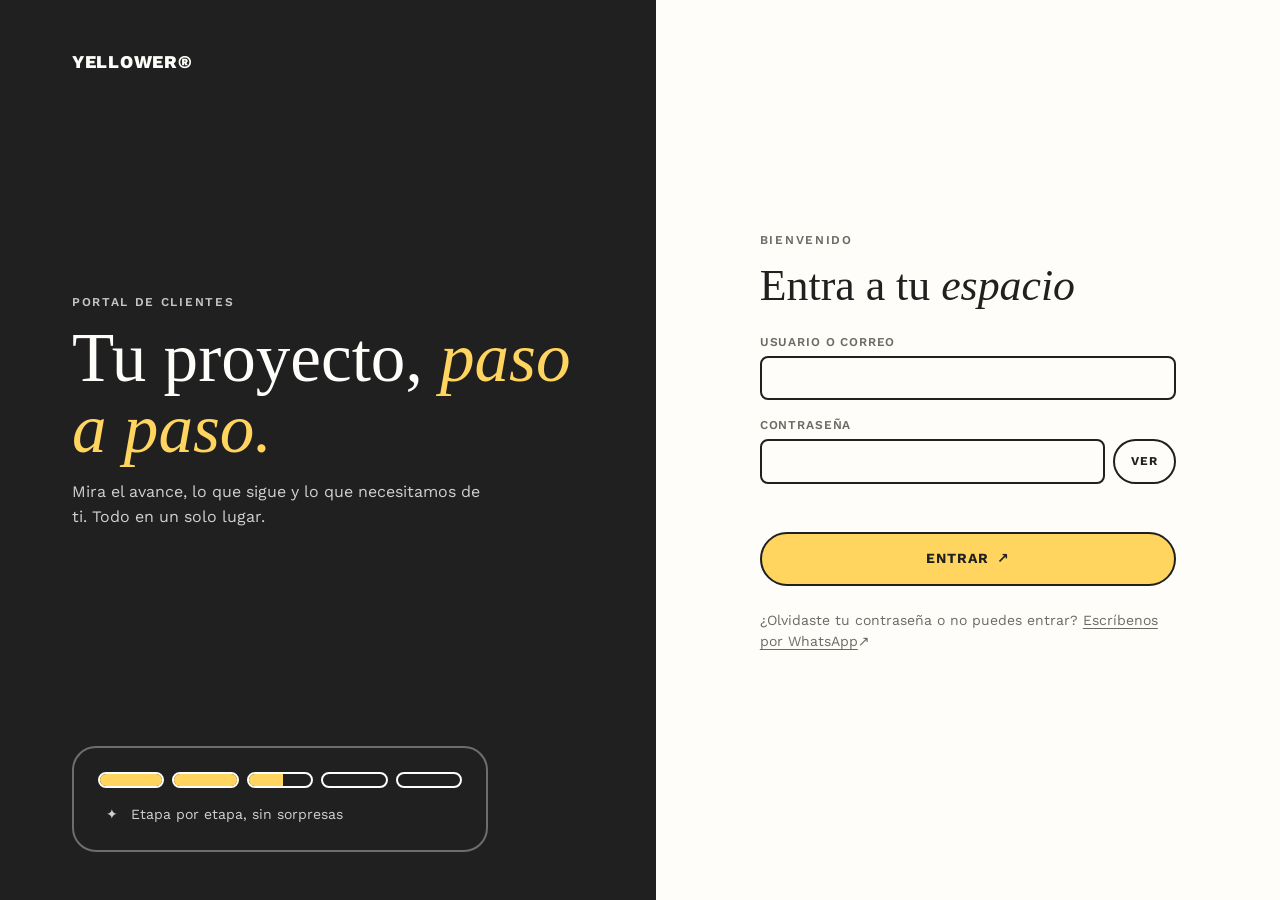
<file: index.html>
<!DOCTYPE html>
<html lang="es">
<head>
<meta charset="UTF-8">
<meta http-equiv="Content-Security-Policy" content="default-src 'self'; script-src 'self'; style-src 'self'; img-src 'self' data:; font-src 'self'; connect-src 'self' https://*.supabase.co wss://*.supabase.co; base-uri 'self'; form-action 'self'; object-src 'none'">
<meta name="viewport" content="width=device-width, initial-scale=1">
<meta name="robots" content="noindex, nofollow">
<title>Entrar — Yellower Design Studio®</title>
<link rel="icon" type="image/png" href="/favicon/favicon-96x96.png" sizes="96x96" />
<link rel="icon" type="image/svg+xml" href="/favicon/favicon.svg" />
<link rel="shortcut icon" href="/favicon/favicon.ico" />
<link rel="apple-touch-icon" sizes="180x180" href="/favicon/apple-touch-icon.png" />
<meta name="apple-mobile-web-app-title" content="MyWebSite" />
<link rel="manifest" href="/favicon/site.webmanifest" />
<link rel="stylesheet" href="/assets/css/fonts.css">
<link rel="stylesheet" href="/assets/css/tokens.css">
<link rel="stylesheet" href="/assets/css/base.css">
<link rel="stylesheet" href="/assets/css/portal.css">
</head>
<body>
<a class="saltar" href="#contenido">Saltar al contenido</a>
<main id="contenido" class="login">

  <section class="login__marca sobre-tinta">
    <a class="logo" href="https://yellowerdesignstudio.com/">YELLOWER&reg;</a>

    <div class="login__marca-texto">
      <span class="eyebrow">Portal de clientes</span>
      <p class="login__lema">Tu proyecto, <em>paso a paso.</em></p>
      <p class="login__sub">Mira el avance, lo que sigue y lo que necesitamos de ti. Todo en un solo lugar.</p>
    </div>

    <div class="login__muestra" aria-hidden="true">
      <div class="segmentos">
        <span class="segmento" data-p="100"></span><span class="segmento" data-p="100"></span><span class="segmento" data-p="55"></span><span class="segmento" data-p="0"></span><span class="segmento" data-p="0"></span>
      </div>
      <p class="login__muestra-texto"><span class="separador"></span> Etapa por etapa, sin sorpresas</p>
    </div>
  </section>

  <section class="login__formulario">
    <div class="login__tarjeta">
      <span class="eyebrow">Bienvenido</span>
      <h1>Entra a tu <em>espacio</em></h1>

      <form id="form" novalidate>
        <div class="campo">
          <label class="campo__label" for="email">Usuario o correo</label>
          <input class="campo__input" id="email" name="usuario" type="text" autocomplete="username" autocapitalize="none" spellcheck="false" required>
        </div>
        <div class="campo">
          <label class="campo__label" for="password">Contraseña</label>
          <div class="con-boton">
            <input class="campo__input" id="password" name="password" type="password" autocomplete="current-password" required>
            <button class="btn btn--contorno btn--pequeno" id="ver" type="button" aria-pressed="false">Ver</button>
          </div>
        </div>
        <p id="estado" class="estado" role="alert"></p>
        <button class="btn btn--amarillo btn--ancho flecha" id="enviar" type="submit">Entrar</button>
      </form>

      <p class="login__pie">¿Olvidaste tu contraseña o no puedes entrar?
        <a class="flecha" id="whatsapp" href="https://wa.me/573134553455">Escríbenos por WhatsApp</a></p>

      <div class="login__demo" id="demo" hidden>
        <p><strong>Modo demo.</strong> Prueba con:</p>
        <p>Cliente: <code>SUPERSAFETY</code> / <code>demo</code></p>
        <p>Yellower (admin): <code>admin@demo</code> / <code>demo</code></p>
      </div>
    </div>
  </section>

</main>
<script src="/assets/vendor/supabase-js-2.118.0.umd.js"></script>
<script type="module" src="/assets/js/login.js"></script>
</body>
</html>
</file>
<file: assets/css/fonts.css>
/* Work Sans alojada en el repo (SIL OFL 1.1). Variable: pesos 100 a 900.
   Sin Google Fonts: así la CSP no necesita abrirse a dominios externos. */

@font-face {
  font-family: "Work Sans";
  font-style: normal;
  font-weight: 100 900;
  font-display: swap;
  src: url("../fonts/work-sans-latin-wght-normal.woff2") format("woff2-variations");
  unicode-range: U+0000-00FF, U+0131, U+0152-0153, U+02BB-02BC, U+02C6, U+02DA, U+02DC, U+0304, U+0308, U+0329, U+2000-206F, U+20AC, U+2122, U+2191, U+2193, U+2212, U+2215, U+FEFF, U+FFFD;
}

@font-face {
  font-family: "Work Sans";
  font-style: normal;
  font-weight: 100 900;
  font-display: swap;
  src: url("../fonts/work-sans-latin-ext-wght-normal.woff2") format("woff2-variations");
  unicode-range: U+0100-02BA, U+02BD-02C5, U+02C7-02CC, U+02CE-02D7, U+02DD-02FF, U+0304, U+0308, U+0329, U+1D00-1DBF, U+1E00-1E9F, U+1EF2-1EFF, U+2020, U+20A0-20AB, U+20AD-20C0, U+2113, U+2C60-2C7F, U+A720-A7FF;
}

@font-face {
  font-family: "Work Sans";
  font-style: italic;
  font-weight: 100 900;
  font-display: swap;
  src: url("../fonts/work-sans-latin-wght-italic.woff2") format("woff2-variations");
  unicode-range: U+0000-00FF, U+0131, U+0152-0153, U+02BB-02BC, U+02C6, U+02DA, U+02DC, U+0304, U+0308, U+0329, U+2000-206F, U+20AC, U+2122, U+2191, U+2193, U+2212, U+2215, U+FEFF, U+FFFD;
}

@font-face {
  font-family: "Work Sans";
  font-style: italic;
  font-weight: 100 900;
  font-display: swap;
  src: url("../fonts/work-sans-latin-ext-wght-italic.woff2") format("woff2-variations");
  unicode-range: U+0100-02BA, U+02BD-02C5, U+02C7-02CC, U+02CE-02D7, U+02DD-02FF, U+0304, U+0308, U+0329, U+1D00-1DBF, U+1E00-1E9F, U+1EF2-1EFF, U+2020, U+20A0-20AB, U+20AD-20C0, U+2113, U+2C60-2C7F, U+A720-A7FF;
}
</file>
<file: assets/css/tokens.css>
/* =====================================================================
   YELLOWER PORTAL — TOKENS DE DISEÑO
   ---------------------------------------------------------------------
   Regla del proyecto: no se inventa identidad. Cada valor está en una de
   estas tres categorías:

   [CONFIRMADO]  Viene de la paleta oficial de marca o de tus notas del sitio.
   [POR EXTRAER] Existe en la web principal pero aún no se ha leído su valor exacto.
                 Hoy es un alias temporal (no un HEX inventado). Se reemplaza al correr
                 tools/extract-tokens.js en yellowerdesignstudio.com (ver docs/04).
   [PROVISIONAL] Escala técnica neutra (espaciado, tamaños) o valor tomado de las
                 subpáginas ya aprobadas, no de la web principal. Se valida contra la
                 extracción.

   Importante para la CSP: nada de estilos en línea (`style="..."`). Todo valor
   dinámico (por ejemplo el ancho de una barra de progreso) se pasa desde JS con
   `elemento.style.setProperty("--p", "40%")`, que sí es compatible con la CSP.
   ===================================================================== */

:root {

  /* ---------- COLOR ---------- */

  /* [CONFIRMADO] Paleta principal (imagen de marca) */
  --color-amarillo: #FFD55F;
  --color-tinta: #202020;
  --color-crema: #FEFDFA;

  /* [CONFIRMADO] Acento digital. Contraste sobre crema: 3,26:1.
     Solo para elementos de interfaz (bordes, íconos, foco). NUNCA para texto. */
  --color-acento-digital: #1691EF;

  /* [POR EXTRAER] Fondo greige cálido de la web principal. Alias temporal a crema. */
  --color-fondo: var(--color-crema);
  --color-fondo-suave: var(--color-crema);

  /* [PROVISIONAL] Gris de texto secundario (usado en las subpáginas aprobadas).
     Contraste sobre crema: 5,28:1 (cumple AA). */
  --color-texto-suave: #6B6B63;

  /* Roles semánticos: los componentes usan SOLO estos nombres */
  --color-texto: var(--color-tinta);
  --color-texto-inverso: var(--color-crema);
  --color-superficie: var(--color-crema);
  --color-borde: var(--color-tinta);
  --color-acento: var(--color-amarillo);
  --color-foco: var(--color-tinta);

  /* Contrastes verificados (WCAG 2.1):
     tinta sobre crema      16,02:1   AA texto normal
     tinta sobre amarillo   11,59:1   AA texto normal
     amarillo sobre tinta   11,59:1   AA texto normal
     tinta sobre azul        4,91:1   AA texto normal
     azul sobre crema        3,26:1   solo UI/texto grande
     amarillo sobre crema    1,38:1   NO usar solo: necesita borde o fondo de tinta */


  /* ---------- TIPOGRAFÍA ---------- */

  /* [CONFIRMADO] Títulos: serif. Texto y navegación: Work Sans. */
  --fuente-titulo: Georgia, "Times New Roman", Times, serif;
  --fuente-texto: "Work Sans", system-ui, -apple-system, "Segoe UI", Roboto, sans-serif;

  /* [PROVISIONAL] Escala de tamaños */
  --texto-xs: 0.75rem;
  --texto-s: 0.875rem;
  --texto-m: 1rem;
  --texto-l: 1.125rem;
  --titulo-3: clamp(1.25rem, 1.1rem + 0.6vw, 1.5rem);
  --titulo-2: clamp(1.75rem, 1.3rem + 1.8vw, 2.75rem);
  --titulo-1: clamp(2.25rem, 1.5rem + 3.2vw, 4.25rem);

  --peso-normal: 400;
  --peso-medio: 500;
  --peso-fuerte: 600;
  --peso-titulo: 400;       /* [POR EXTRAER] Georgia en la web principal; peso exacto por confirmar */

  --interlineado-texto: 1.55;
  --interlineado-titulo: 1.08;

  /* [PROVISIONAL] Etiqueta pequeña tipo "eyebrow" */
  --eyebrow-tamano: var(--texto-xs);
  --eyebrow-espaciado: 0.14em;
  --eyebrow-peso: var(--peso-fuerte);


  /* ---------- ESPACIADO [PROVISIONAL] ---------- */
  /* Escala de 4 px. Es un andamio técnico; se alinea con el espaciado real al extraer. */
  --espacio-1: 0.25rem;
  --espacio-2: 0.5rem;
  --espacio-3: 0.75rem;
  --espacio-4: 1rem;
  --espacio-5: 1.5rem;
  --espacio-6: 2rem;
  --espacio-7: 3rem;
  --espacio-8: 4.5rem;

  --ancho-contenido: 72rem;
  --ancho-lectura: 42rem;
  --margen-pagina: clamp(1rem, 4vw, 2rem);


  /* ---------- FORMA [PROVISIONAL] ---------- */
  /* Tomado de las subpáginas aprobadas (botones en píldora, tarjetas redondeadas). */
  --radio-s: 0.5rem;
  --radio-m: 1rem;
  --radio-l: 1.5rem;
  --radio-pildora: 999px;

  --borde-ancho: 2px;
  --borde: var(--borde-ancho) solid var(--color-borde);
  --borde-suave: 1px solid rgb(32 32 32 / 0.16);


  /* ---------- BOTONES [PROVISIONAL] ---------- */
  --boton-padding-y: 0.875rem;
  --boton-padding-x: 1.5rem;
  --boton-radio: var(--radio-pildora);
  --boton-texto-tamano: var(--texto-s);
  --boton-texto-peso: 700;
  --boton-texto-espaciado: 0.07em;


  /* ---------- FOCO (accesibilidad) [CONFIRMADO: requisito AA] ---------- */
  --foco-anillo: 3px solid var(--color-foco);
  --foco-separacion: 3px;


  /* ---------- MOVIMIENTO [CONFIRMADO] ---------- */
  /* La web principal no usa animaciones ni transiciones CSS.
     Los estados cambian al instante (color, borde, peso). */
  --transicion: none;
}

/* Sobre fondos de tinta el anillo de foco pasa a amarillo (11,59:1). */
.sobre-tinta {
  --color-foco: var(--color-amarillo);
  --color-texto: var(--color-crema);
  --color-superficie: var(--color-tinta);
  --color-borde: var(--color-crema);
}
</file>
<file: assets/css/base.css>
/* =====================================================================
   YELLOWER PORTAL — BASE
   Reset, tipografía, enlaces, botones y accesibilidad. Solo usa tokens.
   ===================================================================== */

*, *::before, *::after { box-sizing: border-box; }

/* Sin movimiento en todo el portal: los cambios de estado son instantáneos. */
*, *::before, *::after {
  transition: none !important;
  animation: none !important;
  scroll-behavior: auto !important;
}

html { -webkit-text-size-adjust: 100%; text-size-adjust: 100%; }

body {
  margin: 0;
  background: var(--color-fondo);
  color: var(--color-texto);
  font-family: var(--fuente-texto);
  font-size: var(--texto-m);
  font-weight: var(--peso-normal);
  line-height: var(--interlineado-texto);
  -webkit-font-smoothing: antialiased;
}

img, svg, video { max-width: 100%; display: block; }
button, input, select, textarea { font: inherit; color: inherit; }

/* ---------- Títulos: serif, con énfasis en cursiva sólida ---------- */

h1, h2, h3, h4 {
  font-family: var(--fuente-titulo);
  font-weight: var(--peso-titulo);
  line-height: var(--interlineado-titulo);
  margin: 0 0 var(--espacio-4);
  text-wrap: balance;
}
h1 { font-size: var(--titulo-1); }
h2 { font-size: var(--titulo-2); }
h3 { font-size: var(--titulo-3); }

/* Énfasis: cursiva sólida. Nunca contorno ni texto hueco. */
h1 em, h2 em, h3 em, .titulo em { font-style: italic; font-weight: inherit; }

p { margin: 0 0 var(--espacio-4); }

/* Etiqueta pequeña tipo eyebrow */
.eyebrow {
  display: block;
  font-size: var(--eyebrow-tamano);
  font-weight: var(--eyebrow-peso);
  letter-spacing: var(--eyebrow-espaciado);
  text-transform: uppercase;
  color: var(--color-texto-suave);
  margin: 0 0 var(--espacio-3);
}

.texto-suave { color: var(--color-texto-suave); }
.separador::before { content: "\2726"; margin: 0 var(--espacio-2); } /* ✦ permitido */

/* ---------- Enlaces ---------- */

a {
  color: inherit;
  text-decoration: underline;
  text-underline-offset: 0.2em;
  text-decoration-thickness: 1px;
}
a:hover { text-decoration-thickness: 2px; font-weight: var(--peso-fuerte); }

/* Flecha ↗ en enlaces y botones */
.flecha::after { content: " \2197"; text-decoration: none; display: inline-block; }

/* ---------- Botones: sin movimiento, el estado cambia al instante ---------- */

.btn {
  display: inline-flex;
  align-items: center;
  justify-content: center;
  gap: var(--espacio-2);
  padding: var(--boton-padding-y) var(--boton-padding-x);
  border: var(--borde);
  border-radius: var(--boton-radio);
  background: var(--color-tinta);
  color: var(--color-crema);
  font-family: var(--fuente-texto);
  font-size: var(--boton-texto-tamano);
  font-weight: var(--boton-texto-peso);
  letter-spacing: var(--boton-texto-espaciado);
  text-transform: uppercase;
  text-decoration: none;
  cursor: pointer;
  min-height: 2.75rem;            /* objetivo táctil mínimo */
}
.btn:hover { background: var(--color-amarillo); color: var(--color-tinta); font-weight: 800; }
.btn:active { border-width: 3px; }

.btn--amarillo { background: var(--color-amarillo); color: var(--color-tinta); }
.btn--amarillo:hover { background: var(--color-tinta); color: var(--color-amarillo); }

.btn--contorno { background: transparent; color: var(--color-tinta); }
.btn--contorno:hover { background: var(--color-tinta); color: var(--color-crema); }

.btn[disabled], .btn[aria-disabled="true"] {
  opacity: 0.45;
  cursor: not-allowed;
  background: var(--color-crema);
  color: var(--color-tinta);
  font-weight: var(--boton-texto-peso);
}

/* ---------- Foco visible (AA) ---------- */

:focus { outline: none; }
:focus-visible {
  outline: var(--foco-anillo);
  outline-offset: var(--foco-separacion);
}

/* ---------- Accesibilidad ---------- */

.solo-lectores {
  position: absolute !important;
  width: 1px; height: 1px;
  overflow: hidden;
  clip: rect(0 0 0 0);
  clip-path: inset(50%);
  white-space: nowrap;
}

.saltar {
  position: absolute;
  left: var(--espacio-3);
  top: var(--espacio-3);
  padding: var(--espacio-2) var(--espacio-4);
  background: var(--color-amarillo);
  color: var(--color-tinta);
  border: var(--borde);
  border-radius: var(--boton-radio);
  font-weight: var(--peso-fuerte);
  transform: translateY(-300%);
}
.saltar:focus { transform: none; }

@media (prefers-reduced-motion: reduce) {
  html { scroll-behavior: auto; }
}

/* ---------- Estructura de página ---------- */

.contenedor {
  width: 100%;
  max-width: var(--ancho-contenido);
  margin-inline: auto;
  padding-inline: var(--margen-pagina);
}
.lectura { max-width: var(--ancho-lectura); }

/* Chip de estado: SIEMPRE ícono + texto + color (nunca solo color) */
.chip {
  display: inline-flex;
  align-items: center;
  gap: var(--espacio-2);
  padding: 0.2rem 0.7rem;
  border: var(--borde);
  border-radius: var(--radio-pildora);
  font-size: var(--texto-xs);
  font-weight: var(--peso-fuerte);
  letter-spacing: 0.06em;
  text-transform: uppercase;
  background: var(--color-crema);
}
.chip--demo { background: var(--color-amarillo); }
</file>
<file: assets/css/portal.css>
/* =====================================================================
   PORTAL — componentes. Solo usa los tokens de tokens.css.
   Estilo "página de Notion": columna angosta, aire, filas con líneas finas.
   Sin movimiento: los estados cambian al instante.
   ===================================================================== */

/* ---------- Franja demo ---------- */
.demo-franja {
  background: var(--color-amarillo);
  color: var(--color-tinta);
  border-bottom: var(--borde);
  padding: var(--espacio-2) var(--margen-pagina);
  font-size: var(--texto-s);
  text-align: center;
}
.demo-franja strong { letter-spacing: 0.08em; margin-right: var(--espacio-2); }

/* ---------- Barra superior ---------- */
.barra-superior {
  border-bottom: var(--borde-suave);
  background: var(--color-fondo);
}
.barra-superior__interior {
  max-width: 62rem;
  margin: 0 auto;
  padding: var(--espacio-4) var(--margen-pagina);
  display: flex;
  align-items: center;
  justify-content: space-between;
  gap: var(--espacio-4);
  flex-wrap: wrap;
}
.logo { font-weight: 800; letter-spacing: 0.04em; text-decoration: none; font-size: var(--texto-l); }
.logo:hover { font-weight: 800; text-decoration: none; }
.barra-superior__acciones { display: flex; align-items: center; gap: var(--espacio-4); font-size: var(--texto-s); flex-wrap: wrap; }
.boton-texto {
  background: none; border: none; padding: var(--espacio-2) 0; cursor: pointer;
  font-weight: var(--peso-fuerte); text-decoration: underline; text-underline-offset: 0.2em;
  min-height: 2.75rem;
}
.boton-texto:hover { text-decoration-thickness: 2px; }

/* ---------- Página ---------- */
.pagina { max-width: 48rem; margin: 0 auto; padding: var(--espacio-7) var(--margen-pagina) var(--espacio-8); }
.pagina--ancha { max-width: 62rem; }
.pagina h1 { margin-bottom: var(--espacio-3); }
.encabezado-pagina { margin-bottom: var(--espacio-7); }
.actualizado { display: flex; align-items: center; gap: var(--espacio-3); flex-wrap: wrap; font-size: var(--texto-s); color: var(--color-texto-suave); }

/* Mensaje de estado (lectores de pantalla y confirmación visible) */
.estado { min-height: 1.5rem; font-size: var(--texto-s); font-weight: var(--peso-fuerte); margin: var(--espacio-2) 0; }
.estado--error { color: #8A2B14; }
.estado--error::before { content: "\2715  "; }

/* ---------- Proyecto ---------- */
.proyecto { margin-bottom: var(--espacio-8); }
.proyecto__servicio { display: block; margin-bottom: var(--espacio-2); }
.proyecto h2 { margin-bottom: var(--espacio-4); }

.progreso { margin-bottom: var(--espacio-5); }
.progreso__texto { display: flex; justify-content: space-between; gap: var(--espacio-3); font-size: var(--texto-s); font-weight: var(--peso-fuerte); margin-bottom: var(--espacio-2); }
.barra { --p: 0%; height: 1rem; border: var(--borde); border-radius: var(--radio-pildora); background: var(--color-crema); overflow: hidden; }
.barra__relleno { display: block; height: 100%; width: var(--p); background: var(--color-amarillo); }
.barra[aria-valuenow="100"] .barra__relleno { background: var(--color-tinta); }

/* Bloque tipo "callout" de Notion */
.callout {
  display: grid; grid-template-columns: auto 1fr; gap: var(--espacio-3);
  background: var(--color-amarillo); color: var(--color-tinta);
  border: var(--borde); border-radius: var(--radio-m);
  padding: var(--espacio-4) var(--espacio-5); margin-bottom: var(--espacio-6);
}
.callout__marca { font-size: var(--texto-l); line-height: 1.4; }
.callout p { margin: 0; }
.callout__titulo { font-size: var(--texto-xs); font-weight: var(--peso-fuerte); letter-spacing: 0.1em; text-transform: uppercase; margin-bottom: var(--espacio-1) !important; }
.callout__fecha { font-size: var(--texto-xs); margin-top: var(--espacio-2) !important; }

/* ---------- Listas de tareas ---------- */
.grupo { margin-bottom: var(--espacio-6); }
.grupo__titulo {
  display: flex; align-items: center; gap: var(--espacio-3);
  font-family: var(--fuente-texto); font-size: var(--texto-xs); font-weight: var(--peso-fuerte);
  letter-spacing: var(--eyebrow-espaciado); text-transform: uppercase; color: var(--color-texto-suave);
  margin: 0 0 var(--espacio-2);
}
.grupo__conteo { border: var(--borde); border-radius: var(--radio-pildora); padding: 0 var(--espacio-2); color: var(--color-tinta); background: var(--color-crema); }

.grupo--tuyo {
  border: var(--borde); border-radius: var(--radio-l); padding: var(--espacio-5);
  background: var(--color-crema); border-width: 3px;
}
.grupo--tuyo .grupo__titulo { color: var(--color-tinta); }

.lista { list-style: none; margin: 0; padding: 0; }
.fila {
  display: grid; grid-template-columns: auto 1fr auto; gap: var(--espacio-3); align-items: start;
  padding: var(--espacio-3) 0; border-top: var(--borde-suave);
}
.fila:first-child { border-top: none; }
.fila__titulo { font-weight: var(--peso-medio); margin: 0; overflow-wrap: anywhere; }
.fila__detalle { font-size: var(--texto-s); color: var(--color-texto-suave); margin: var(--espacio-1) 0 0; overflow-wrap: anywhere; }
.fila__meta { display: flex; gap: var(--espacio-2); flex-wrap: wrap; justify-content: flex-end; align-items: center; }
.fila--hecho .fila__titulo { text-decoration: line-through; color: var(--color-texto-suave); font-weight: var(--peso-normal); }

/* Casilla (la del cliente es real; la de Yellower es un ícono) */
.casilla { position: relative; display: block; width: 2.75rem; height: 2.75rem; margin: -0.5rem 0 0 -0.5rem; cursor: pointer; }
.casilla input { position: absolute; inset: 0; width: 100%; height: 100%; margin: 0; opacity: 0; cursor: pointer; }
.casilla__caja {
  position: absolute; left: 0.5rem; top: 0.5rem; width: 1.75rem; height: 1.75rem;
  border: var(--borde); border-radius: var(--radio-s); background: var(--color-crema);
  display: grid; place-items: center; font-weight: 800; line-height: 1;
  pointer-events: none;
}
.casilla input:checked + .casilla__caja { background: var(--color-amarillo); }
.casilla input:checked + .casilla__caja::after { content: "\2713"; }
.casilla input:focus-visible + .casilla__caja { outline: var(--foco-anillo); outline-offset: var(--foco-separacion); }
.casilla input:disabled { cursor: wait; }
.casilla input:disabled + .casilla__caja { opacity: 0.55; }

.icono-estado {
  width: 1.75rem; height: 1.75rem; display: grid; place-items: center; margin-top: 0.125rem;
  border: var(--borde); border-radius: var(--radio-pildora); font-size: var(--texto-s); font-weight: 800; background: var(--color-crema);
}
.icono-estado--en_proceso { background: var(--color-amarillo); }
.icono-estado--hecho { background: var(--color-tinta); color: var(--color-amarillo); }

.etiqueta {
  display: inline-flex; align-items: center; gap: var(--espacio-1);
  border: var(--borde); border-radius: var(--radio-pildora); padding: 0 var(--espacio-2);
  font-size: var(--texto-xs); font-weight: var(--peso-fuerte); letter-spacing: 0.04em; white-space: nowrap; background: var(--color-crema);
}
.etiqueta--tu { background: var(--color-amarillo); }
.etiqueta--vencida { border-style: dashed; border-width: 3px; }

details.grupo > summary {
  cursor: pointer; list-style: none; display: flex; align-items: center; gap: var(--espacio-3);
  font-size: var(--texto-xs); font-weight: var(--peso-fuerte); letter-spacing: var(--eyebrow-espaciado);
  text-transform: uppercase; color: var(--color-texto-suave); padding: var(--espacio-2) 0; min-height: 2.75rem;
}
details.grupo > summary::-webkit-details-marker { display: none; }
details.grupo > summary::before { content: "\25B8"; }
details.grupo[open] > summary::before { content: "\25BE"; }

.vacio { border: 2px dashed var(--color-texto-suave); border-radius: var(--radio-l); padding: var(--espacio-6); text-align: center; color: var(--color-texto-suave); }

/* ---------- Formularios ---------- */
.campo { margin-bottom: var(--espacio-4); }
.campo__label { display: block; font-size: var(--texto-xs); font-weight: var(--peso-fuerte); letter-spacing: 0.07em; text-transform: uppercase; color: var(--color-texto-suave); margin-bottom: var(--espacio-1); }
.campo__input {
  width: 100%; min-height: 2.75rem; padding: var(--espacio-2) var(--espacio-3);
  border: var(--borde); border-radius: var(--radio-s); background: var(--color-crema); color: var(--color-tinta);
  font-family: var(--fuente-texto); font-size: var(--texto-m);
}
textarea.campo__input { min-height: 6rem; resize: vertical; }
.campo__input:focus-visible { outline: var(--foco-anillo); outline-offset: 1px; }
.campo__ayuda { font-size: var(--texto-xs); color: var(--color-texto-suave); margin: var(--espacio-1) 0 0; }
.con-boton { display: flex; gap: var(--espacio-2); }
.con-boton .campo__input { flex: 1; }

.btn--pequeno { padding: var(--espacio-2) var(--espacio-4); min-height: 2.75rem; font-size: var(--texto-xs); }
.btn--peligro { background: var(--color-crema); color: var(--color-tinta); border-style: dashed; }
.btn--peligro:hover { background: var(--color-tinta); color: var(--color-crema); border-style: solid; }

/* ---------- Login ---------- */
.login { min-height: 100vh; display: grid; grid-template-columns: 1.05fr 1fr; }
.login__marca {
  background: var(--color-tinta); color: var(--color-crema);
  padding: var(--espacio-7) var(--espacio-8);
  display: flex; flex-direction: column; justify-content: space-between; gap: var(--espacio-7);
}
.login__marca .eyebrow { color: rgb(254 253 250 / 0.75); }
.login__lema { font-family: var(--fuente-titulo); font-size: clamp(2.5rem, 1.6rem + 3.4vw, 4.5rem); line-height: 1.02; margin: 0 0 var(--espacio-4); }
.login__lema em { color: var(--color-amarillo); }
.login__sub { max-width: 26rem; color: rgb(254 253 250 / 0.8); margin: 0; }
.login__muestra { border: 2px solid rgb(254 253 250 / 0.35); border-radius: var(--radio-l); padding: var(--espacio-5); max-width: 26rem; }
.login__muestra-texto { margin: var(--espacio-4) 0 0; font-size: var(--texto-s); color: rgb(254 253 250 / 0.8); }
.login__formulario { display: grid; place-items: center; padding: var(--espacio-7) var(--margen-pagina); }
.login__tarjeta { width: 100%; max-width: 26rem; }
.login__tarjeta h1 { font-size: var(--titulo-2); margin-bottom: var(--espacio-5); }
.login__pie { margin-top: var(--espacio-5); font-size: var(--texto-s); color: var(--color-texto-suave); }
.login__demo { margin-top: var(--espacio-5); border: 2px dashed var(--color-texto-suave); border-radius: var(--radio-m); padding: var(--espacio-3) var(--espacio-4); font-size: var(--texto-s); }
.login__demo p { margin: 0 0 var(--espacio-1); }
.login__demo code { font-family: ui-monospace, Menlo, Consolas, monospace; font-weight: 700; }
.btn--ancho { width: 100%; }
@media (max-width: 52rem) {
  .login { grid-template-columns: 1fr; }
  .login__marca { padding: var(--espacio-6) var(--margen-pagina); gap: var(--espacio-5); }
  .login__muestra { display: none; }
  .login__lema { font-size: clamp(2.25rem, 9vw, 3rem); }
}

/* ---------- Admin ---------- */
.admin { display: grid; grid-template-columns: 17rem minmax(0, 1fr); gap: var(--espacio-7); align-items: start; }
.admin__lateral, .admin__principal { min-width: 0; }
.admin__lateral h2, .admin__principal h2 { font-size: var(--titulo-3); }
.lista-clientes { list-style: none; margin: 0 0 var(--espacio-5); padding: 0; display: grid; gap: var(--espacio-2); }
.cliente-btn {
  width: 100%; text-align: left; padding: var(--espacio-3) var(--espacio-4); cursor: pointer;
  border: var(--borde-suave); border-radius: var(--radio-m); background: var(--color-crema); min-height: 2.75rem;
}
.cliente-btn:hover { background: var(--color-amarillo); }
.cliente-btn[aria-current="true"] { border: var(--borde); background: var(--color-amarillo); }
.cliente-btn strong { display: block; overflow-wrap: anywhere; }
.cliente-btn span { font-size: var(--texto-xs); color: var(--color-tinta); overflow-wrap: anywhere; }

.pestanas { display: flex; gap: var(--espacio-2); flex-wrap: wrap; margin-bottom: var(--espacio-5); }
.pestana { border: var(--borde); border-radius: var(--radio-pildora); padding: var(--espacio-2) var(--espacio-4); background: var(--color-crema); font-weight: var(--peso-fuerte); font-size: var(--texto-s); cursor: pointer; min-height: 2.75rem; }
.pestana:hover { background: var(--color-amarillo); }
.pestana[aria-selected="true"] { background: var(--color-tinta); color: var(--color-amarillo); }

.panel { border: var(--borde); border-radius: var(--radio-l); padding: var(--espacio-5); margin-bottom: var(--espacio-5); background: var(--color-crema); }
.panel h3 { font-family: var(--fuente-texto); font-size: var(--texto-xs); letter-spacing: var(--eyebrow-espaciado); text-transform: uppercase; color: var(--color-texto-suave); font-weight: var(--peso-fuerte); }
.panel__acciones { display: flex; gap: var(--espacio-3); flex-wrap: wrap; margin-top: var(--espacio-3); }

.tarea-admin { display: grid; grid-template-columns: auto 1fr; gap: var(--espacio-3); padding: var(--espacio-4) 0; border-top: var(--borde-suave); }
.tarea-admin:first-child { border-top: none; }
.orden { display: grid; gap: var(--espacio-1); align-content: start; }
.orden button { width: 2.75rem; height: 2.25rem; border: var(--borde-suave); border-radius: var(--radio-s); background: var(--color-crema); cursor: pointer; font-weight: 800; }
.orden button:hover:not(:disabled) { background: var(--color-amarillo); }
.orden button:disabled { opacity: 0.35; cursor: not-allowed; }
.tarea-admin__campos { display: grid; gap: var(--espacio-2); }
.tarea-admin__fila { display: grid; grid-template-columns: minmax(0, 1.1fr) minmax(0, 1.1fr) minmax(0, 1fr) auto; gap: var(--espacio-2); align-items: center; }
.tarea-admin__fila .campo__input { padding-inline: var(--espacio-2); font-size: var(--texto-s); }
.tarea-admin .campo { margin: 0; }
.nueva-tarea { display: grid; grid-template-columns: repeat(auto-fit, minmax(11rem, 1fr)); gap: var(--espacio-3); align-items: end; padding-top: var(--espacio-4); border-top: var(--borde); }

.ayuda-admin { font-size: var(--texto-s); }
.ayuda-admin summary { cursor: pointer; font-weight: var(--peso-fuerte); min-height: 2.75rem; display: flex; align-items: center; }
.ayuda-admin ol { padding-left: var(--espacio-5); margin: var(--espacio-2) 0 0; }

@media (max-width: 52rem) {
  .admin { grid-template-columns: minmax(0, 1fr); gap: var(--espacio-5); }
  .nueva-tarea { grid-template-columns: 1fr; }
  .tarea-admin__fila { grid-template-columns: 1fr 1fr; }
  .fila { grid-template-columns: auto 1fr; }
  .fila__meta { grid-column: 2; justify-content: flex-start; }
}

.admin__lateral > .btn { margin-bottom: var(--espacio-4); }

/* =====================================================================
   PÁGINA DEL CLIENTE — tarjeta de avance, etapas, paquete
   ===================================================================== */

/* Segmentos: una barra por etapa */
.segmentos { display: flex; gap: var(--espacio-2); }
.segmento { --p: 0%; flex: 1; height: 1rem; border: 2px solid var(--color-crema); border-radius: var(--radio-pildora); overflow: hidden; background: transparent; position: relative; }
.segmento::before { content: ""; position: absolute; inset: 0 auto 0 0; width: var(--p); background: var(--color-amarillo); }
.segmentos__leyenda { display: flex; gap: var(--espacio-2); margin-top: var(--espacio-2); font-size: var(--texto-xs); color: rgb(254 253 250 / 0.8); }
.segmentos__leyenda span { flex: 1; min-width: 0; overflow-wrap: break-word; hyphens: auto; }

/* Tarjeta de avance (oscura) */
.hero-proyecto { background: var(--color-tinta); color: var(--color-crema); border-radius: var(--radio-l); padding: var(--espacio-6); margin-bottom: var(--espacio-5); }
.hero-proyecto .eyebrow { color: rgb(254 253 250 / 0.75); margin: 0; }
.hero-proyecto__fila { display: flex; justify-content: space-between; align-items: center; gap: var(--espacio-3); flex-wrap: wrap; margin-bottom: var(--espacio-3); }
.hero-proyecto h2 { font-size: var(--titulo-2); margin-bottom: var(--espacio-4); }
.hero-proyecto__cifra { display: flex; align-items: baseline; gap: var(--espacio-4); flex-wrap: wrap; margin-bottom: var(--espacio-4); }
.pct { font-family: var(--fuente-titulo); font-style: italic; font-size: clamp(4rem, 3rem + 6vw, 7rem); line-height: 0.9; color: var(--color-amarillo); }
.pct small { font-size: 0.45em; margin-left: 0.1em; }
.hero-proyecto__listas { font-size: var(--texto-s); font-weight: var(--peso-fuerte); color: rgb(254 253 250 / 0.85); }
.barra--tinta { border-color: var(--color-crema); background: transparent; height: 1.25rem; }
.barra--tinta .barra__relleno { background: var(--color-amarillo); }
.hero-proyecto .datos { display: flex; gap: var(--espacio-2); flex-wrap: wrap; margin: var(--espacio-5) 0 0; padding: 0; list-style: none; }
.etiqueta--oscura { background: transparent; color: var(--color-crema); border-color: var(--color-crema); padding: var(--espacio-1) var(--espacio-3); font-size: var(--texto-xs); }
.etiqueta--estado { background: var(--color-amarillo); color: var(--color-tinta); border-color: var(--color-amarillo); padding: var(--espacio-1) var(--espacio-3); font-size: var(--texto-xs); letter-spacing: 0.08em; text-transform: uppercase; }

/* Paquete: lo que incluye */
.paquete { margin-bottom: var(--espacio-6); }
.paquete__rejilla { list-style: none; margin: 0; padding: 0; display: grid; grid-template-columns: repeat(2, 1fr); gap: var(--espacio-3); }
.paquete__item { border: var(--borde); border-radius: var(--radio-m); padding: var(--espacio-4); display: grid; grid-template-columns: auto 1fr; gap: var(--espacio-3); align-items: start; background: var(--color-crema); }
.paquete__num { font-family: var(--fuente-titulo); font-style: italic; font-size: var(--titulo-3); color: var(--color-texto-suave); line-height: 1; }
.paquete__texto { margin: 0; font-weight: var(--peso-medio); }
@media (max-width: 40rem) { .paquete__rejilla { grid-template-columns: 1fr; } }

/* Necesitamos de ti */
.grupo--tuyo .grupo__titulo { font-size: var(--texto-s); }
.tuyo__accion { margin-top: var(--espacio-4); padding-top: var(--espacio-4); border-top: var(--borde-suave); display: flex; gap: var(--espacio-3); align-items: center; flex-wrap: wrap; }
.tuyo__accion p { margin: 0; font-size: var(--texto-s); color: var(--color-texto-suave); flex: 1; min-width: 12rem; }
.icono-estado--espera { background: var(--color-crema); }
.fila__etapa { display: block; font-size: var(--texto-xs); font-weight: var(--peso-fuerte); letter-spacing: 0.08em; text-transform: uppercase; color: var(--color-texto-suave); margin-bottom: 2px; }

/* Línea de etapas */
.etapas { list-style: none; margin: 0 0 var(--espacio-7); padding: 0; }
.etapa { display: grid; grid-template-columns: 2.75rem 1fr; gap: var(--espacio-4); position: relative; padding-bottom: var(--espacio-5); }
.etapa:last-child { padding-bottom: 0; }
.etapa::before { content: ""; position: absolute; left: 1.2rem; top: 2.75rem; bottom: 0; width: 2px; background: var(--color-tinta); }
.etapa:last-child::before { display: none; }
.etapa__num {
  width: 2.75rem; height: 2.75rem; border: var(--borde); border-radius: var(--radio-pildora);
  display: grid; place-items: center; font-weight: 800; background: var(--color-crema); position: relative; z-index: 1;
}
.etapa--en_curso .etapa__num { background: var(--color-amarillo); }
.etapa--completa .etapa__num { background: var(--color-tinta); color: var(--color-amarillo); }
.etapa__cuerpo { border: var(--borde); border-radius: var(--radio-m); padding: var(--espacio-4) var(--espacio-5); background: var(--color-crema); }
.etapa--en_curso .etapa__cuerpo { border-width: 3px; }
.etapa__cabecera { display: flex; justify-content: space-between; align-items: center; gap: var(--espacio-3); flex-wrap: wrap; margin-bottom: var(--espacio-3); }
.etapa__cabecera h4 { font-family: var(--fuente-titulo); font-size: var(--titulo-3); margin: 0; }
.etapa__conteo { margin: var(--espacio-2) 0 0; font-size: var(--texto-xs); font-weight: var(--peso-fuerte); color: var(--color-texto-suave); }

.seccion-titulo { font-size: var(--titulo-3); margin: var(--espacio-7) 0 var(--espacio-4); }
.seccion-titulo--primero { margin-top: 0; }

/* Admin: campos nuevos */
.dos-cols { display: grid; grid-template-columns: 1fr 1fr; gap: var(--espacio-3); }
@media (max-width: 40rem) { .dos-cols { grid-template-columns: 1fr; } }
.marcar { display: flex; align-items: center; gap: var(--espacio-2); font-size: var(--texto-s); font-weight: var(--peso-medio); min-height: 2.75rem; cursor: pointer; }
.marcar input { width: 1.25rem; height: 1.25rem; accent-color: var(--color-tinta); flex-shrink: 0; }
.tarea-admin__etapa { display: grid; grid-template-columns: 1fr auto; gap: var(--espacio-3); align-items: center; }
@media (max-width: 40rem) { .tarea-admin__etapa { grid-template-columns: 1fr; } }

/* Correos y textos largos siempre se parten (nunca ensanchan la pantalla) */
.panel p, .campo__ayuda, .texto-suave { overflow-wrap: anywhere; }
</file>
